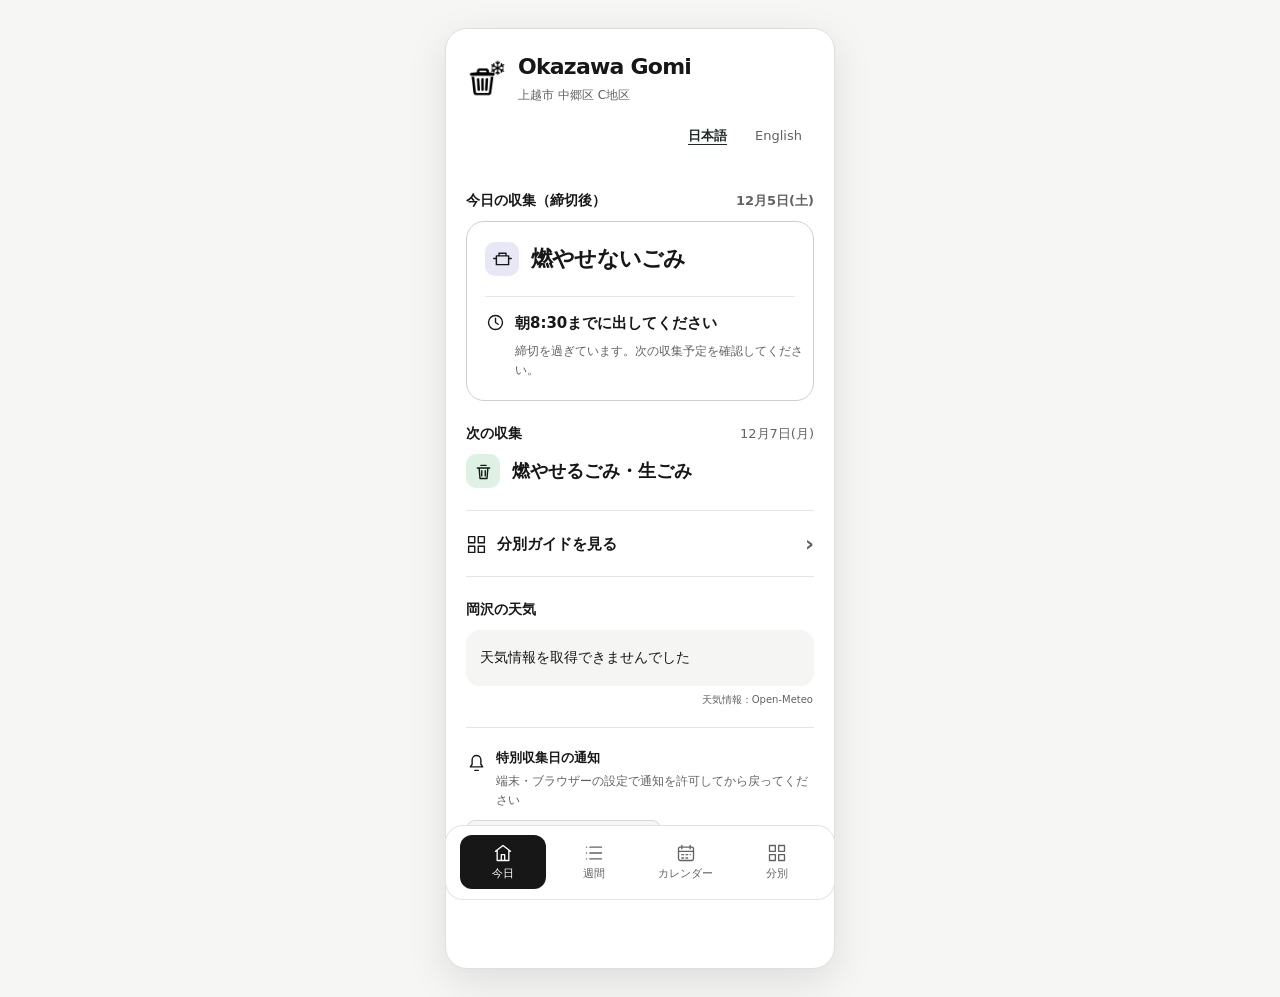
<file: index.html>
<!doctype html>
<html lang="ja"><head>
  <meta charset="UTF-8">
  <meta name="viewport" content="width=device-width, initial-scale=1.0">
  <meta name="theme-color" content="#171717">
  <meta name="application-name" content="Okazawa Gomi">
  <meta name="apple-mobile-web-app-capable" content="yes">
  <meta name="apple-mobile-web-app-status-bar-style" content="default">
  <meta name="apple-mobile-web-app-title" content="Okazawa Gomi">
  <link rel="manifest" href="manifest.webmanifest">
  <link rel="icon" type="image/png" sizes="32x32" href="favicon-okazawa-v1-32.png">
  <link rel="apple-touch-icon" sizes="180x180" href="apple-touch-icon-okazawa-v1-180.png">
  <title>Okazawa Gomi — ごみ収集日・分別ガイド</title>
  <link rel="stylesheet" href="style.css">
  <link rel="stylesheet" href="layout.css">
  <script src="https://cdn.onesignal.com/sdks/web/v16/OneSignalSDK.page.js" defer></script>
  <script>
    window.OneSignalDeferred = window.OneSignalDeferred || [];
    window.okazawaPushReady = new Promise((resolve, reject) => {
      OneSignalDeferred.push(async function(OneSignal) {
        try {
          await OneSignal.init({
            appId: "915d09a7-25bd-49f4-9121-823c9f9a9432",
            serviceWorkerPath: "okazawa-gomi-navi/push/onesignal/OneSignalSDKWorker.js",
            serviceWorkerParam: { scope: "/okazawa-gomi-navi/push/onesignal/" }
          });
          resolve(OneSignal);
        } catch (error) {
          reject(error);
        }
      });
    });
    // app.js attaches the visible error handler after the page has been parsed.
    window.okazawaPushReady.catch(() => {});
  </script>
</head><body>
  <main id="app">
    <header class="app-header"><div class="brand"><img src="icon-okazawa-v1-192.png" width="42" height="42" alt=""><div><h1>Okazawa Gomi</h1><p data-i18n="area">上越市 中郷区 C地区</p></div></div><div class="language-switch" data-i18n-aria="languageLabel" aria-label="表示言語"><button type="button" data-lang="ja" aria-pressed="true">日本語</button><button type="button" data-lang="en" aria-pressed="false">English</button></div></header>
    <div id="home-view" class="view">
      <div class="section-top"><h2 id="today-title" data-i18n="todayTitle">今日の収集</h2><time id="today-date" class="today-date"></time></div>
      <section class="today-card" aria-labelledby="today-title"><div id="today-content"></div></section>
      <section class="next-card" id="next-content"></section>
      <button type="button" class="sort-home-button" data-view="sort"><span data-ui-icon="grid" aria-hidden="true"></span><span data-i18n="sortButton">分別ガイドを見る</span><span class="link-arrow" aria-hidden="true">›</span></button>
      <section class="weather-card"><h2 data-i18n="weatherTitle">岡沢の天気</h2><div id="weather-content" aria-live="polite"><p class="weather-loading" data-i18n="weatherLoading">天気情報を読み込みます</p></div><p class="weather-source" data-i18n="weatherSource">天気情報：Open-Meteo</p></section>
      <section class="push-card"><span class="push-icon" data-ui-icon="bell" aria-hidden="true"></span><div class="push-copy"><strong data-i18n="pushTitle">特別収集日の通知</strong><small id="push-status" aria-live="polite">通知状態を確認中…</small></div><button type="button" id="push-subscribe" disabled>通知状態を確認中…</button></section>
    </div>
    <div id="week-view" class="view" hidden>
      <header class="view-header"><h2 data-i18n="weekTitle">週間の収集</h2><p id="week-range"></p></header>
      <div class="week-nav"><button type="button" id="prev-week" data-i18n-aria="previousWeek" aria-label="前の週"><span data-ui-icon="prev"></span></button><button type="button" id="current-week" data-i18n="currentWeek" disabled>今週</button><button type="button" id="next-week" data-i18n-aria="nextWeek" aria-label="次の週"><span data-ui-icon="next"></span></button></div>
      <p class="week-deadline"><span data-ui-icon="clock" aria-hidden="true"></span><span data-i18n="collectionDays">収集日の朝8:30までに出してください</span></p>
      <div id="week-list" class="week-list"></div><p class="source-note" data-i18n="sourceNote">実際の収集日は年度カレンダーを優先</p>
    </div>
    <div id="calendar-view" class="view" hidden>
      <h2 class="calendar-title" data-i18n="calendarTitle">収集カレンダー</h2>
      <div class="month-nav"><button type="button" id="prev-month" data-i18n-aria="previousMonth" aria-label="前の月"><span data-ui-icon="prev"></span></button><strong id="calendar-month"></strong><button type="button" id="next-month" data-i18n-aria="nextMonth" aria-label="次の月"><span data-ui-icon="next"></span></button></div>
      <div class="month-caption"><span data-i18n="calendarHint">日付をタップして収集内容を確認</span><button type="button" id="calendar-today" data-i18n="todayJump">今日へ</button></div>
      <div id="calendar-period-note" class="period-note" role="status" hidden></div>
      <div class="calendar-weekdays"></div><div id="calendar-grid" class="calendar-grid month-grid" role="group" data-i18n-aria="calendarTitle" aria-label="収集カレンダー" aria-describedby="calendar-help"></div>
      <p id="calendar-help" class="visually-hidden" data-i18n="calendarHelp">矢印キーでも日付を選べます</p>
      <div class="calendar-keys"><span><i class="key-today" aria-hidden="true"></i><span data-i18n="todayMark">今日</span></span><span><i class="key-selected" aria-hidden="true"></i><span data-i18n="selected">選択中</span></span><span><b class="key-special" aria-hidden="true">+</b><span data-i18n="special">特別収集</span></span></div>
      <section id="calendar-detail" class="day-details" aria-live="polite" aria-atomic="true"></section>
      <details class="calendar-guide"><summary data-i18n="guide">色・アイコンの見方</summary><div id="calendar-legend" class="legend"></div></details><p class="source-note" data-i18n="sourceNote">実際の収集日は年度カレンダーを優先</p>
    </div>
    <div id="sort-view" class="view" hidden><header class="sub-header"><button type="button" class="back-button" data-view="home" data-i18n-aria="backHome" aria-label="ホームに戻る">←</button><div><h2 id="sort-heading">分別ガイド</h2><p id="sort-intro">分け方・出し方・使う袋を確認</p></div></header><div id="sort-content"></div></div>
  </main>
  <nav class="bottom-nav" data-i18n-aria="navLabel" aria-label="画面切替">
    <button type="button" data-tab="home" class="active" aria-current="page"><span data-ui-icon="home" aria-hidden="true"></span><span data-i18n="homeTab">今日</span></button><button type="button" data-tab="week"><span data-ui-icon="week" aria-hidden="true"></span><span data-i18n="weekTab">週間</span></button><button type="button" data-tab="calendar"><span data-ui-icon="calendar" aria-hidden="true"></span><span data-i18n="calendarTab">カレンダー</span></button><button type="button" data-tab="sort"><span data-ui-icon="grid" aria-hidden="true"></span><span data-i18n="sortTab">分別</span></button>
  </nav>
  <script src="schedule-2026.js"></script><script src="sort-data.js"></script><script src="sort.js"></script><script src="app.js"></script>
  <script>
    if ("serviceWorker" in navigator) {
      window.addEventListener("load", () => {
        navigator.serviceWorker.register("./service-worker.js").catch((error) => { console.warn("Service Worker registration failed:", error); });
      });
    }
  </script>
</body></html>
</file>
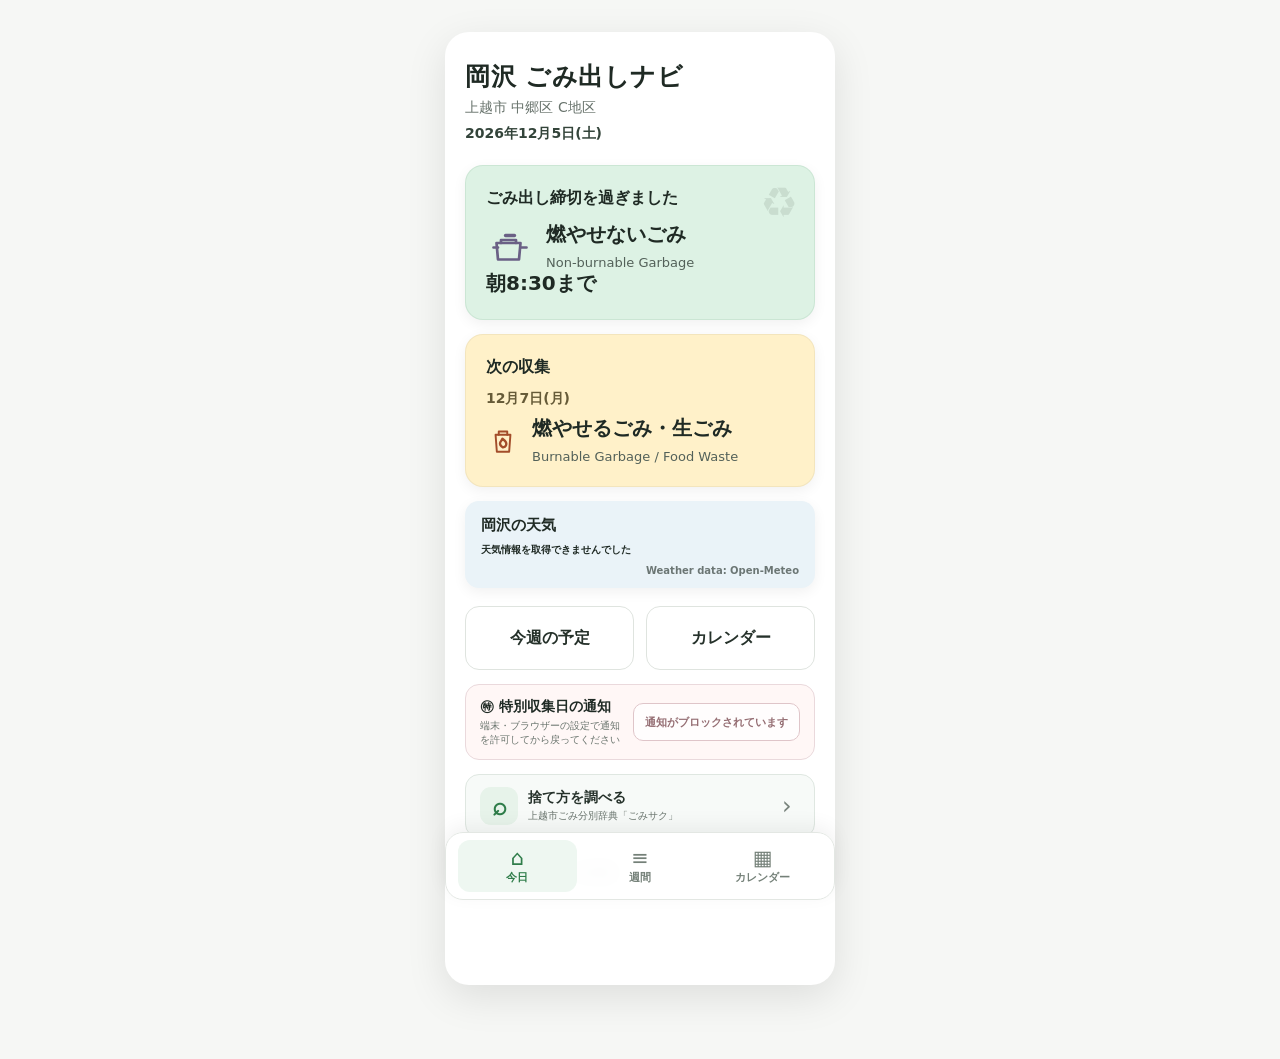
<file: tests/fixtures/base/index.html>
<!doctype html>
<html lang="ja">
<head>
  <meta charset="UTF-8">
  <meta name="viewport" content="width=device-width, initial-scale=1.0">
  <meta name="theme-color" content="#2f7d4a">
  <meta name="application-name" content="岡沢 ごみ出しナビ">
  <meta name="apple-mobile-web-app-capable" content="yes">
  <meta name="apple-mobile-web-app-status-bar-style" content="default">
  <meta name="apple-mobile-web-app-title" content="岡沢ごみナビ">
  <link rel="manifest" href="manifest.webmanifest">
  <link rel="icon" type="image/png" sizes="192x192" href="icon-192.png">
  <link rel="apple-touch-icon" href="icon-192.png">
  <title>岡沢 ごみ出しナビ</title>
  <link rel="stylesheet" href="style.css">
  <script src="https://cdn.onesignal.com/sdks/web/v16/OneSignalSDK.page.js" defer></script>
  <script>
    window.OneSignalDeferred = window.OneSignalDeferred || [];
    window.okazawaPushReady = new Promise((resolve, reject) => {
      OneSignalDeferred.push(async function(OneSignal) {
        try {
          await OneSignal.init({
            appId: "915d09a7-25bd-49f4-9121-823c9f9a9432",
            serviceWorkerPath: "okazawa-gomi-navi/push/onesignal/OneSignalSDKWorker.js",
            serviceWorkerParam: { scope: "/okazawa-gomi-navi/push/onesignal/" }
          });
          resolve(OneSignal);
        } catch (error) {
          reject(error);
        }
      });
    });
    // app.js attaches the visible error handler after the page has been parsed.
    window.okazawaPushReady.catch(() => {});
  </script>
</head>
<body>
  <main id="app">
    <div id="home-view">
      <header>
        <h1>岡沢 ごみ出しナビ</h1>
        <p data-i18n="area">上越市 中郷区 C地区</p>
      </header>

      <section class="today-card" aria-labelledby="today-title">
        <h2 id="today-title" data-i18n="todayTitle">今日のごみ</h2>
        <p>収集情報を読み込みます</p>
      </section>

      <section class="next-card" aria-labelledby="next-title">
        <h2 id="next-title" data-i18n="nextTitle">次の収集</h2>
        <p>次回の収集情報を読み込みます</p>
      </section>

      <section class="weather-card" aria-live="polite">
        <div class="weather-heading">
          <h2 data-i18n="weatherTitle">岡沢の天気</h2>
        </div>
        <div id="weather-content">
          <p class="weather-loading">天気情報を読み込みます</p>
        </div>
        <p class="weather-source">Weather data: Open-Meteo</p>
      </section>

      <nav class="home-actions" aria-label="メインメニュー">
        <button type="button" data-view="week" data-i18n="weekButton">今週の予定</button>
        <button type="button" data-view="calendar" data-i18n="calendarButton">カレンダー</button>
      </nav>
      <div class="push-card">
        <div class="push-copy">
          <strong data-i18n="pushTitle">㊕ 特別収集日の通知</strong>
          <small id="push-status" aria-live="polite">通知状態を確認中…</small>
        </div>
        <button type="button" id="push-subscribe" disabled>通知状態を確認中…</button>
      </div>
      <a class="gomisaku-link" href="https://www.gomisaku.jp/0152/" target="_blank" rel="noopener noreferrer" data-i18n-aria="gomisakuAria" aria-label="上越市ごみ分別辞典 ごみサクを開く">
        <span class="gomisaku-icon" aria-hidden="true">⌕</span>
        <span><strong data-i18n="gomisakuTitle">捨て方を調べる</strong><small data-i18n="gomisakuSubtitle">上越市ごみ分別辞典「ごみサク」</small></span>
        <span class="gomisaku-arrow" aria-hidden="true">›</span>
      </a>
      <div class="language-switch" aria-label="Language">
        <button type="button" data-lang="ja" class="active">日本語</button>
        <span aria-hidden="true">｜</span>
        <button type="button" data-lang="en">English</button>
      </div>
    </div>

    <div id="week-view" class="view" hidden>
      <header class="sub-header">
        <button type="button" class="back-button" data-view="home" aria-label="ホームに戻る">←</button>
        <div>
          <h1 data-i18n="weekTitle">今週の予定</h1>
          <p id="week-range"></p>
        </div>
      </header>
      <div class="week-nav" aria-label="週の切り替え">
        <button type="button" id="prev-week">‹ 前週</button>
        <button type="button" id="current-week" disabled>今週</button>
        <button type="button" id="next-week">次週 ›</button>
      </div>
      <div id="week-list" class="week-list"></div>
      <p class="source-note" data-i18n="sourceNote">実際の収集日は年度カレンダーを優先</p>
    </div>

    <div id="calendar-view" class="view" hidden>
      <header class="sub-header">
        <button type="button" class="back-button" data-view="home" aria-label="ホームに戻る">←</button>
        <div>
          <h1 data-i18n="calendarTitle">カレンダー</h1>
          <div class="month-nav"><button type="button" id="prev-month" aria-label="前月">‹</button><p id="calendar-month"></p><button type="button" id="next-month" aria-label="翌月">›</button></div>
        </div>
      </header>
      <div class="calendar-weekdays" aria-hidden="true"></div>
      <div id="calendar-period-note" class="period-note" hidden></div>
      <div id="calendar-grid" class="calendar-grid"></div>
      <div id="calendar-legend" class="legend" aria-label="ごみ種別の色分け"></div>
      <p class="source-note" data-i18n="sourceNote">実際の収集日は年度カレンダーを優先</p>
    </div>
  </main>
  <nav class="bottom-nav" aria-label="画面切替">
    <button type="button" data-tab="home" class="active"><span class="nav-icon">⌂</span><span data-i18n="homeTab">今日</span></button>
    <button type="button" data-tab="week"><span class="nav-icon">≡</span><span data-i18n="weekTab">週間</span></button>
    <button type="button" data-tab="calendar"><span class="nav-icon">▦</span><span data-i18n="calendarTab">カレンダー</span></button>
  </nav>
  <script src="schedule-2026.js"></script>
  <script src="app.js"></script>
  <script>
    if ("serviceWorker" in navigator) {
      window.addEventListener("load", () => {
        navigator.serviceWorker.register("./service-worker.js").catch((error) => {
          console.warn("Service Worker registration failed:", error);
        });
      });
    }
  </script>
</body>
</html>
</file>
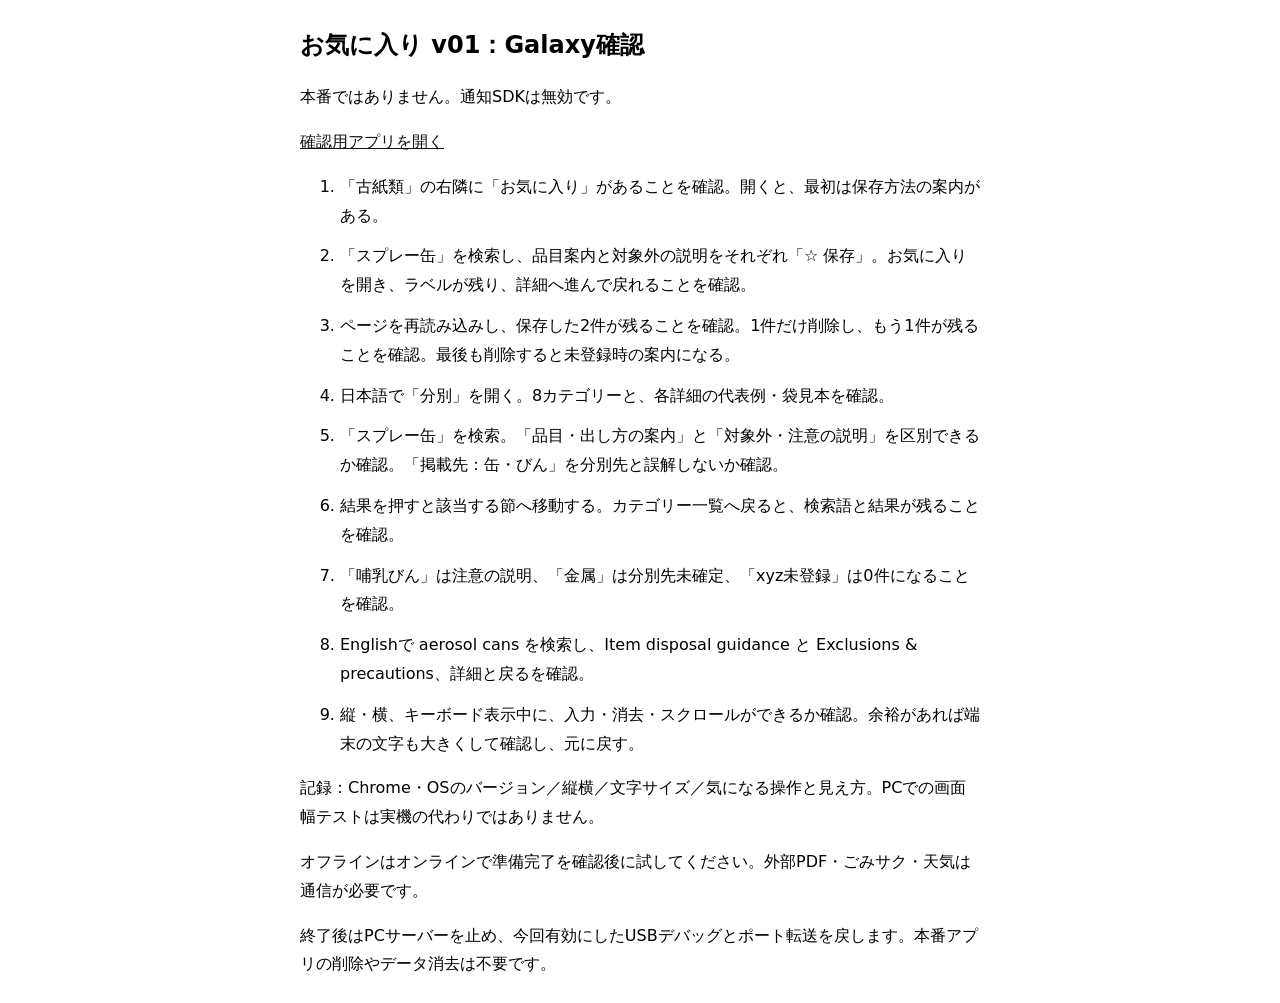
<file: tools/search-phone-check.html>
<!doctype html><html lang="ja"><meta charset="utf-8"><meta name="viewport" content="width=device-width,initial-scale=1"><title>お気に入り v01 実機確認</title><style>body{max-width:680px;margin:24px auto;padding:0 16px;font:16px/1.8 system-ui;overflow-wrap:anywhere}a{color:#111}li{margin:12px 0}h1{font-size:24px}</style><h1>お気に入り v01：Galaxy確認</h1><p>本番ではありません。通知SDKは無効です。</p><p><a href="./">確認用アプリを開く</a></p><ol><li>「古紙類」の右隣に「お気に入り」があることを確認。開くと、最初は保存方法の案内がある。</li><li>「スプレー缶」を検索し、品目案内と対象外の説明をそれぞれ「☆ 保存」。お気に入りを開き、ラベルが残り、詳細へ進んで戻れることを確認。</li><li>ページを再読み込みし、保存した2件が残ることを確認。1件だけ削除し、もう1件が残ることを確認。最後も削除すると未登録時の案内になる。</li><li>日本語で「分別」を開く。8カテゴリーと、各詳細の代表例・袋見本を確認。</li><li>「スプレー缶」を検索。「品目・出し方の案内」と「対象外・注意の説明」を区別できるか確認。「掲載先：缶・びん」を分別先と誤解しないか確認。</li><li>結果を押すと該当する節へ移動する。カテゴリー一覧へ戻ると、検索語と結果が残ることを確認。</li><li>「哺乳びん」は注意の説明、「金属」は分別先未確定、「xyz未登録」は0件になることを確認。</li><li>Englishで aerosol cans を検索し、Item disposal guidance と Exclusions &amp; precautions、詳細と戻るを確認。</li><li>縦・横、キーボード表示中に、入力・消去・スクロールができるか確認。余裕があれば端末の文字も大きくして確認し、元に戻す。</li></ol><p>記録：Chrome・OSのバージョン／縦横／文字サイズ／気になる操作と見え方。PCでの画面幅テストは実機の代わりではありません。</p><p>オフラインはオンラインで準備完了を確認後に試してください。外部PDF・ごみサク・天気は通信が必要です。</p><p>終了後はPCサーバーを止め、今回有効にしたUSBデバッグとポート転送を戻します。本番アプリの削除やデータ消去は不要です。</p></html>
</file>
<file: style.css>
:root {
  font-family: system-ui, -apple-system, BlinkMacSystemFont, "Segoe UI", sans-serif;
  color: #1f2a24;
  background: #f6f7f5;
}
* { box-sizing: border-box; }
body { margin: 0; background: #f6f7f5; }
button { font: inherit; }
[hidden] { display: none !important; }
#app {
  width: min(100%, 390px);
  min-height: 100dvh;
  margin: 0 auto;
  padding: 28px 20px 32px;
  background: #fff;
}
header { margin-bottom: 22px; }
h1 { margin: 0 0 6px; font-size: 25px; letter-spacing: .02em; }
header p { margin: 0; color: #68736c; font-size: 14px; }
section {
  padding: 22px 20px;
  border-radius: 18px;
  box-shadow: 0 4px 14px rgb(0 0 0 / 6%);
}
.today-card { background: #ddf2e4; }
.next-card { margin-top: 14px; background: #fff1c9; }
section h2 { margin: 0 0 12px; font-size: 16px; }
section p { margin: 0; font-size: 20px; font-weight: 700; }
section small { display: block; margin-top: 7px; font-size: 13px; font-weight: 500; color: #536159; }
.today-date { margin-top: 8px; font-weight: 700; color: #33443a; }
.next-date { display: block; margin-bottom: 7px; font-size: 14px; font-weight: 700; color: #665b38; }
nav {
  display: grid;
  grid-template-columns: 1fr 1fr;
  gap: 12px;
  margin-top: 18px;
}
nav button {
  min-height: 64px;
  border: 1px solid #dfe4df;
  border-radius: 14px;
  background: #fff;
  color: #25312a;
  font-weight: 700;
  cursor: pointer;
}
nav button:active, .back-button:active { transform: translateY(1px); }
.sub-header {
  display: flex;
  align-items: flex-start;
  gap: 12px;
}
.back-button {
  width: 42px;
  height: 42px;
  flex: 0 0 42px;
  border: 1px solid #dfe4df;
  border-radius: 12px;
  background: #fff;
  cursor: pointer;
  font-size: 22px;
}
.week-list {
  overflow: hidden;
  border: 1px solid #e3e7e3;
  border-radius: 16px;
}
.week-row {
  display: grid;
  grid-template-columns: 66px 1fr;
  gap: 14px;
  align-items: center;
  min-height: 78px;
  padding: 12px 14px;
  border-bottom: 1px solid #e8ebe8;
}
.week-row:last-child { border-bottom: 0; }
.week-date { display: grid; gap: 3px; }
.week-date strong { font-size: 16px; }
.week-date span { color: #6b756e; font-size: 13px; }
.week-collection strong { display: block; font-size: 15px; }
.week-collection small { display: block; margin-top: 4px; color: #68736c; font-size: 11px; }
.source-note { margin: 14px 2px 0; color: #7a837d; font-size: 11px; }
@media (min-width: 700px) {
  body { padding: 32px 0; }
  #app { min-height: 780px; border-radius: 24px; box-shadow: 0 12px 40px rgb(0 0 0 / 10%); }
}

.calendar-weekdays,
.calendar-grid {
  display: grid;
  grid-template-columns: repeat(7, 1fr);
}
.calendar-weekdays {
  margin-bottom: 6px;
  color: #68736c;
  font-size: 11px;
  text-align: center;
}
.calendar-grid {
  overflow: hidden;
  border: 1px solid #e3e7e3;
  border-radius: 14px;
}
.calendar-day {
  position: relative;
  min-height: 58px;
  padding: 7px 4px 5px;
  border-right: 1px solid #e8ebe8;
  border-bottom: 1px solid #e8ebe8;
  background: #fff;
  text-align: center;
}
.calendar-day:nth-child(7n) { border-right: 0; }
.calendar-day.blank { background: #fafbfa; }
.calendar-day.burnable { background: #ddf2e4; }
.calendar-day.packaging { background: #fff1c9; }
.calendar-day.cans { background: #ddebf7; }
.calendar-day.paper { background: #f2e5d5; }
.calendar-day.nonburnable { background: #e7e7f5; }
.calendar-day.today { box-shadow: inset 0 0 0 2px #2f7d4a; }
.day-number { display: block; font-size: 13px; font-weight: 700; }
.calendar-day small { display: block; margin-top: 7px; font-size: 9px; font-weight: 700; }
.legend {
  display: flex;
  flex-wrap: wrap;
  gap: 7px;
  margin-top: 14px;
}
.legend-item {
  padding: 5px 8px;
  border-radius: 7px;
  font-size: 10px;
  font-weight: 700;
}
.legend-item.burnable { background: #ddf2e4; }
.legend-item.packaging { background: #fff1c9; }
.legend-item.cans { background: #ddebf7; }
.legend-item.paper { background: #f2e5d5; }
.legend-item.nonburnable { background: #e7e7f5; }

/* Full-name vertical legend */
.legend {
  display: grid;
  gap: 8px;
}
.legend-item {
  display: flex;
  align-items: center;
  gap: 9px;
  width: 100%;
  padding: 7px 9px;
  background: transparent !important;
  font-size: 11px;
}
.legend-swatch {
  width: 28px;
  height: 20px;
  flex: 0 0 28px;
  border-radius: 6px;
}
.legend-item.burnable .legend-swatch { background: #ddf2e4; }
.legend-item.packaging .legend-swatch { background: #fff1c9; }
.legend-item.cans .legend-swatch { background: #ddebf7; }
.legend-item.paper .legend-swatch { background: #f2e5d5; }
.legend-item.nonburnable .legend-swatch { background: #e7e7f5; }

.language-switch {
  display: flex;
  justify-content: center;
  align-items: center;
  gap: 7px;
  margin-top: 18px;
  color: #8a938d;
}
.language-switch button {
  border: 0;
  padding: 6px 3px;
  background: transparent;
  color: #68736c;
  cursor: pointer;
}
.language-switch button.active {
  color: #1f2a24;
  font-weight: 800;
  text-decoration: underline;
  text-underline-offset: 4px;
}

.special-note {
  display: block;
  margin-top: 12px;
  padding-top: 10px;
  border-top: 1px solid rgb(47 125 74 / 18%);
  font-size: 13px;
  font-weight: 600;
}
.special-note b {
  display: inline-block;
  margin-right: 7px;
}
.week-special {
  grid-column: 1 / -1;
  margin-top: -5px;
  padding: 7px 9px;
  border-radius: 8px;
  background: #fbe5e1;
  font-size: 11px;
}
.special-badge {
  position: absolute;
  top: 4px;
  right: 3px;
  display: grid;
  place-items: center;
  width: 16px;
  height: 16px;
  border-radius: 50%;
  background: #fbe5e1;
  font-size: 8px;
  font-weight: 800;
}
.legend-special-mark {
  display: grid;
  place-items: center;
  width: 28px;
  height: 20px;
  flex: 0 0 28px;
  border-radius: 10px;
  background: #fbe5e1;
  font-size: 9px;
  font-weight: 800;
}

.weather-card {
  margin: 14px 0;
  padding: 15px 16px 12px;
  border-radius: 14px;
  background: #eaf3f8;
}
.weather-heading {
  display: flex;
  align-items: center;
  justify-content: space-between;
  margin-bottom: 8px;
}
.weather-heading h2 {
  margin: 0;
  font-size: 15px;
}
.weather-day {
  display: flex;
  align-items: center;
  justify-content: space-between;
  gap: 12px;
  padding: 8px 0;
}
.weather-day + .weather-day {
  border-top: 1px solid rgb(32 66 86 / 12%);
}
.weather-day b,
.weather-condition,
.weather-values small {
  display: block;
}
.weather-condition {
  margin-top: 2px;
  font-size: 12px;
}
.weather-values {
  min-width: 92px;
  text-align: right;
}
.weather-values strong {
  display: block;
  font-size: 15px;
}
.weather-values small,
.weather-loading,
.weather-source {
  font-size: 10px;
}
.weather-loading {
  margin: 8px 0;
}
.weather-source {
  margin: 5px 0 0;
  opacity: .62;
  text-align: right;
}

/* v0.2 visual polish */
body { padding-bottom: 74px; }
#app { padding-bottom: 96px; }
.home-actions { margin-bottom: 4px; }
.today-card { position: relative; overflow: hidden; border: 1px solid rgb(47 125 74 / 10%); }
.today-card::after { content: "♻"; position: absolute; right: 16px; top: 12px; font-size: 42px; opacity: .10; }
.next-card { border: 1px solid rgb(102 91 56 / 8%); }
.month-nav { display: flex; align-items: center; gap: 10px; margin-top: 4px; }
.month-nav p { min-width: 110px; text-align: center; }
.month-nav button { width: 34px; height: 30px; border: 1px solid #dfe4df; border-radius: 9px; background: #fff; font-size: 22px; line-height: 1; cursor: pointer; }
.bottom-nav { position: fixed; z-index: 20; left: 50%; bottom: 0; transform: translateX(-50%); width: min(100%, 390px); height: 68px; margin: 0; padding: 7px 12px max(7px, env(safe-area-inset-bottom)); display: grid; grid-template-columns: repeat(3, 1fr); gap: 4px; border-top: 1px solid #e3e7e3; background: rgb(255 255 255 / 96%); box-shadow: 0 -6px 20px rgb(0 0 0 / 5%); backdrop-filter: blur(10px); }
.bottom-nav button { min-height: 50px; border: 0; border-radius: 12px; background: transparent; color: #748078; display: grid; place-items: center; align-content: center; gap: 1px; font-size: 11px; font-weight: 700; cursor: pointer; }
.bottom-nav button.active { background: #eef7f1; color: #2f7d4a; }
.nav-icon { font-size: 21px; line-height: 22px; font-weight: 500; }
@media (min-width: 700px) { .bottom-nav { bottom: 24px; border: 1px solid #e3e7e3; border-radius: 18px; } }


/* Mobile PWA: keep primary navigation attached above the OS safe area. */
nav.bottom-nav {
  position: fixed !important;
  z-index: 1000;
  left: 50%;
  right: auto;
  bottom: 0;
  transform: translateX(-50%);
  width: min(100vw, 390px);
  height: auto;
  min-height: 68px;
  margin: 0;
  padding: 7px 12px calc(7px + env(safe-area-inset-bottom, 0px));
  display: grid;
  grid-template-columns: repeat(3, minmax(0, 1fr));
  gap: 4px;
  border-top: 1px solid #e3e7e3;
  background: rgb(255 255 255 / 97%);
  box-shadow: 0 -6px 20px rgb(0 0 0 / 6%);
}
nav.bottom-nav button {
  width: auto;
  min-width: 0;
  min-height: 50px;
  padding: 4px 2px;
  border: 0;
  border-radius: 12px;
  display: grid;
  place-items: center;
  align-content: center;
  gap: 1px;
}
@media (max-width: 699px) {
  body { padding-bottom: calc(76px + env(safe-area-inset-bottom, 0px)); }
  #app { padding-bottom: calc(104px + env(safe-area-inset-bottom, 0px)); }
}

/* v0.2 collection icon system */
.collection-line { display: flex; align-items: center; gap: 12px; }
.collection-copy { min-width: 0; }
.collection-copy small { display: block; }
.collection-icon { flex: 0 0 auto; display: inline-grid; place-items: center; color: #34423a; }
.collection-icon svg { width: 100%; height: 100%; fill: none; stroke: currentColor; stroke-width: 1.8; stroke-linecap: round; stroke-linejoin: round; }
.collection-icon svg .accent { stroke-width: 2.2; }
.collection-icon-lg { width: 48px; height: 48px; }
.collection-icon-md { width: 34px; height: 34px; }
.collection-icon-sm { width: 25px; height: 25px; }
.collection-icon-xs { width: 19px; height: 19px; margin: 2px auto 0; }
.collection-icon.burnable { color: #a34d2a; }
.collection-icon.packaging { color: #34745c; }
.collection-icon.cans { color: #376b91; }
.collection-icon.paper { color: #5f6670; }
.collection-icon.nonburnable { color: #6a6085; }
.collection-icon.special { color: #a45d62; }
.today-card p, .next-card p { width: 100%; }
.week-collection-main { display: flex; align-items: center; gap: 8px; }
.collection-icon-placeholder { width: 25px; flex: 0 0 25px; }
.week-row.burnable { background: #fffaf0; }
.week-row.packaging { background: #f3faf5; }
.week-row.cans { background: #f3f8fc; }
.week-row.paper { background: #faf7f2; }
.week-row.nonburnable { background: #f7f5fb; }
.legend-item { gap: 7px; }
.legend-item .collection-icon { flex: 0 0 25px; }
.calendar-day .collection-icon-xs { pointer-events: none; }
@media (max-width: 360px) {
  .collection-icon-lg { width: 42px; height: 42px; }
  .collection-line { gap: 9px; }
}

/* Calendar: pair each icon with its short category label. */
.calendar-short {
  display: block;
  margin: 1px auto 0;
  padding: 0 1px;
  font-size: 8px;
  line-height: 1.05;
  font-weight: 700;
  color: #4d5952;
  white-space: nowrap;
  text-align: center;
  letter-spacing: -0.04em;
}
.calendar-day .collection-icon-xs { margin-top: 1px; }
@media (max-width: 360px) {
  .calendar-short { font-size: 7px; }
  .calendar-day .collection-icon-xs { width: 17px; height: 17px; }
}

/* Calendar: show regular + special collection together on shared dates. */
.calendar-icon-pair {
  display: flex;
  justify-content: center;
  align-items: center;
  gap: 1px;
  margin: 1px auto 0;
}
.calendar-icon-pair .collection-icon-xs {
  width: 14px;
  height: 14px;
  margin: 0;
}
.calendar-icon-pair.single .collection-icon-xs {
  width: 19px;
  height: 19px;
}
.calendar-day:has(.calendar-icon-pair) .calendar-short {
  font-size: 7px;
  letter-spacing: -0.07em;
}

/* Fiscal-year data boundary notice. */
.period-note {
  margin: 0 0 10px;
  padding: 10px 12px;
  border: 1px solid #ead9a6;
  border-radius: 10px;
  background: #fff8df;
  color: #665b38;
  font-size: 11px;
  font-weight: 700;
  line-height: 1.45;
}

/* Official Joetsu sorting dictionary shortcut. */
.gomisaku-link {
  display: grid;
  grid-template-columns: 38px 1fr 18px;
  gap: 10px;
  align-items: center;
  margin-top: 14px;
  padding: 12px 14px;
  border: 1px solid #dfe7e1;
  border-radius: 14px;
  background: #f7faf8;
  color: #25312a;
  text-decoration: none;
}
.gomisaku-link:active { transform: translateY(1px); }
.gomisaku-icon {
  display: grid;
  place-items: center;
  width: 38px;
  height: 38px;
  border-radius: 11px;
  background: #e7f3ea;
  color: #2f7d4a;
  font-size: 25px;
  font-weight: 700;
}
.gomisaku-link strong,
.gomisaku-link small { display: block; }
.gomisaku-link strong { font-size: 14px; }
.gomisaku-link small {
  margin-top: 2px;
  color: #68736c;
  font-size: 10px;
  font-weight: 500;
}
.gomisaku-arrow {
  color: #78837c;
  font-size: 24px;
  line-height: 1;
}


/* Opt-in control for rare special-collection push alerts. */
.push-card {
  display: grid;
  grid-template-columns: 1fr auto;
  gap: 12px;
  align-items: center;
  margin-top: 14px;
  padding: 13px 14px;
  border: 1px solid #ead9dc;
  border-radius: 14px;
  background: #fff7f6;
}
.push-copy strong,
.push-copy small { display: block; }
.push-copy strong { font-size: 14px; }
.push-copy small { margin-top: 3px; color: #68736c; font-size: 10px; line-height: 1.35; }
#push-subscribe {
  min-height: 38px;
  padding: 8px 11px;
  border: 1px solid #d7b8bd;
  border-radius: 10px;
  background: #fff;
  color: #78484f;
  font-size: 11px;
  font-weight: 800;
  cursor: pointer;
}
#push-subscribe.enabled {
  border-color: #b9d8c2;
  background: #eef7f1;
  color: #2f7d4a;
}
#push-subscribe:disabled { cursor: default; opacity: .78; }


/* Week navigation: previous / current / next week. */
.week-nav {
  display: grid;
  grid-template-columns: 1fr 1fr 1fr;
  gap: 8px;
  margin: 0 0 12px;
}
.week-nav button {
  min-height: 38px;
  padding: 7px 8px;
  border: 1px solid #dfe4df;
  border-radius: 10px;
  background: #fff;
  color: #33443a;
  font-size: 12px;
  font-weight: 700;
  cursor: pointer;
}
.week-nav button:disabled {
  background: #eef7f1;
  color: #2f7d4a;
  cursor: default;
  opacity: 1;
}


/* Weekly schedule: make today's row immediately identifiable. */
.week-row.today {
  position: relative;
  box-shadow: inset 0 0 0 3px #2f7d4a;
}
.week-row.today::after {
  content: "TODAY";
  position: absolute;
  top: 6px;
  right: 8px;
  padding: 2px 6px;
  border-radius: 999px;
  background: #2f7d4a;
  color: #fff;
  font-size: 8px;
  font-weight: 800;
  letter-spacing: .04em;
}


/* Calendar header: center the month selector independently of the back button. */
#calendar-view .sub-header {
  position: relative;
}
#calendar-view .sub-header > div {
  flex: 1;
  min-width: 0;
}
#calendar-view .month-nav {
  justify-content: center;
  width: 100%;
}
#calendar-view #calendar-month {
  min-width: 180px;
  text-align: center;
}

/* Sort: neutral surfaces; collection-category colors above remain untouched. */
.sort-home-button { grid-column: 1 / -1; background: #171717; color: #fff; }
nav.bottom-nav { grid-template-columns: repeat(4, minmax(0, 1fr)); }
.bottom-nav button { min-width: 0; }
.bottom-nav button.active { color: #fff; background: #171717; }
.sort-nav-icon svg { width: 22px; height: 22px; fill: none; stroke: currentColor; stroke-width: 1.5; }
#sort-view { color: #171717; }
#sort-view header { margin-bottom: 12px; }
#sort-view h1 { font-size: 25px; line-height: 1.3; }
#sort-view header p { color: #595959; line-height: 1.5; }
#sort-view .sub-header > div { min-width: 0; }
#sort-view .sort-language { display: flex; margin: 0 0 22px; gap: 12px; justify-content: flex-end; }
#sort-view .sort-language button { min-height: 44px; padding: 8px; color: #595959; min-width: 0; }
#sort-view .sort-language button.active { color: #171717; text-decoration: underline; background: transparent; }
.sort-grid { display: grid; grid-template-columns: repeat(2, minmax(0, 1fr)); gap: 10px; }
.sort-category { position: relative; display: flex; flex-direction: column; align-items: flex-start; gap: 16px; padding: 18px 14px; min-height: 160px; min-width: 0; text-align: left; border: 1px solid #d6d6d6; border-radius: 16px; background: #fff; color: #171717; cursor: pointer; }
.sort-category strong { display: block; padding-right: 10px; font-size: 16px; line-height: 1.4; }
.sort-category small { display: block; margin-top: 6px; color: #595959; font-size: 12px; line-height: 1.55; }
.sort-pictogram { display: inline-grid; width: 36px; height: 36px; flex: 0 0 36px; place-items: center; }
.sort-pictogram svg { width: 100%; height: 100%; fill: none; stroke: currentColor; stroke-width: 1.5; stroke-linecap: round; stroke-linejoin: round; }
.sort-arrow { position: absolute; right: 12px; top: 16px; font-size: 24px; }
.sort-special { grid-column: 1 / -1; min-height: 100px; flex-direction: row; align-items: center; background: #f4f4f4; }
#sort-view :is(h2,h3,h4,p,li,strong,small,a) { overflow-wrap: anywhere; }
.sort-detail-heading { display: flex; align-items: center; gap: 14px; margin: 18px 0 22px; }
.sort-detail-heading h2 { margin: 0; font-size: 25px; line-height: 1.35; }
.sort-back { min-height: 44px; padding: 10px 0; border: 0; background: transparent; color: #171717; font-size: 14px; cursor: pointer; text-align: left; }
#sort-view :is(.sort-examples,.sort-section) { padding: 0 0 24px; margin: 0 0 24px; border-bottom: 1px solid #ddd; box-shadow: none; border-radius: 0; }
#sort-view h3 { margin: 0 0 14px; font-size: 18px; line-height: 1.5; }
#sort-view h4 { margin: 20px 0 8px; font-size: 15px; }
#sort-view :is(p,li) { font-size: 15px; font-weight: 400; line-height: 1.75; }
#sort-view ul, #sort-view ol { padding-left: 22px; margin: 8px 0; }
#sort-view li + li { margin-top: 8px; }
.sort-bag { border-left: 3px solid #171717; background: #f4f4f4; padding: 13px 14px; }
.sort-bag span { display: block; color: #595959; font-size: 12px; margin-bottom: 5px; }
.sort-bag strong { display: block; font-size: 16px; line-height: 1.55; }
.sort-caution { margin-top: 20px; border: 1px solid #d6d6d6; border-radius: 12px; padding: 14px; }
.sort-caution h4 { margin-top: 0 !important; }
.sort-buy { margin: 24px 0; border-radius: 16px; background: #f4f4f4; padding: 18px; }
.sort-buy h2 { font-size: 18px; margin: 0 0 10px; }
.sort-buy small { display: block; color: #595959; line-height: 1.6; }
.sort-link { display: block; color: #171717; min-height: 44px; padding: 12px 0; font-size: 13px; line-height: 1.5; text-underline-offset: 3px; }
.sort-sources { display: flex; gap: 6px 16px; flex-wrap: wrap; }
.sort-resources { margin-top: 12px; }
.sort-footer { margin-top: 24px; padding-top: 16px; border-top: 1px solid #ddd; color: #595959; }
#sort-view .sort-footer p { margin: 5px 0; font-size: 11px; line-height: 1.6; }
:is(.sort-category,.sort-back,.sort-link,.sort-language button,.bottom-nav button):focus-visible { outline: 3px solid #171717; outline-offset: 3px; }
.sort-category:hover { border-color: #171717; }
@media (max-width: 340px) { .sort-grid { grid-template-columns: minmax(0, 1fr); } .sort-category { min-height: 110px; flex-direction: row; } }
@media (prefers-reduced-motion: reduce) { .sort-category { transition: none; } }
</file>
<file: layout.css>
/* Adopted home/week/calendar layouts. Existing Sort styles remain in style.css. */

:root{font:100%/1.5 system-ui,-apple-system,BlinkMacSystemFont,"Segoe UI",sans-serif;color:#171717;background:#efefed}*{box-sizing:border-box}body{margin:0}button{font:inherit;color:inherit;cursor:pointer}button:focus-visible{outline:3px solid #171717;outline-offset:3px}.study-note{max-width:390px;margin:0 auto;padding:10px 20px;font-size:0.6875rem;color:#575757;background:#efefed;line-height:1.55}#app{max-width:390px;min-height:0;margin:auto;background:#fff}#app{padding:24px 20px 28px}.brand{display:flex;gap:10px;align-items:center}.brand img{width:42px;height:42px;flex:0 0 42px}.brand h1{margin:0;font-size:1.375rem;line-height:1.25;letter-spacing:-.035em;font-weight:750}.brand p{margin:5px 0 0;font-size:0.75rem;color:#626262}.language-switch{display:flex;justify-content:flex-end;gap:4px;margin:10px 0 25px}.language-switch button{border:0;background:transparent;min-height:44px;padding:8px 12px;font-size:0.8125rem;color:#626262}.language-switch .active{color:#171717;font-weight:700;text-decoration:underline;text-underline-offset:6px}.section-top{display:flex;align-items:baseline;justify-content:space-between;gap:8px;flex-wrap:wrap;margin-bottom:10px}.section-top h2{margin:0;font-size:0.875rem;font-weight:650}.section-top time{font-size:0.8125rem;color:#626262}.today-card{border:1px solid #cfcfcf;border-radius:18px;padding:20px 18px}.waste-row{display:flex;gap:12px;align-items:center}.waste-row+.waste-row{margin-top:16px}.waste-mark{width:34px;height:34px;border-radius:10px;flex:0 0 34px;display:grid;place-items:center;background:#e2eee6}.waste-mark.food{background:#edf2e9}.ui-icon{width:21px;height:21px;fill:none;stroke:currentColor;stroke-width:1.6;stroke-linecap:round;stroke-linejoin:round;flex-shrink:0}.waste-row strong{font-size:1.375rem;line-height:1.35;letter-spacing:-.035em;min-width:0;overflow-wrap:anywhere}.deadline-note{display:flex;gap:9px;align-items:center;margin-top:20px;border-top:1px solid #e6e6e6;padding-top:15px;font-size:0.9375rem;font-weight:650}.bag-note{margin:8px 0 0 30px;font-size:0.75rem;line-height:1.6;color:#626262}.next-card{margin:22px 0 0;padding-bottom:22px;border-bottom:1px solid #e5e5e5}.next-card .section-top{margin-bottom:10px}.next-item{display:flex;align-items:center;gap:12px}.next-card .waste-mark{background:#fff1cb}.next-card strong{font-size:1.125rem;font-weight:650;line-height:1.4}.next-card small{display:block;color:#626262;font-size:0.75rem;margin-top:3px;line-height:1.5}.sort-home-button{display:flex;align-items:center;gap:10px;width:100%;padding:16px 0;margin:0;border:0;border-bottom:1px solid #e5e5e5;background:#fff;text-align:left;min-height:56px;font-size:0.9375rem;font-weight:650}.link-arrow{margin-left:auto;color:#626262;font-size:1.375rem}.weather-card{margin-top:22px}.weather-card h2{font-size:0.875rem;margin:0 0 10px}#weather-content{background:#f5f5f4;border-radius:14px;padding:2px 14px}.weather-day{display:grid;grid-template-columns:minmax(0,1fr) auto;gap:8px;padding:13px 0;align-items:center}.weather-day+.weather-day{border-top:1px solid #dededd}.weather-left{display:flex;align-items:center;gap:9px;font-size:0.875rem}.weather-values{text-align:right;font-size:0.875rem;font-weight:600}.weather-values small{display:block;font-size:0.6875rem;font-weight:400;color:#626262}.weather-source{margin:6px 1px 0;font-size:0.625rem;color:#6a6a6a}.push-card{display:flex;align-items:center;gap:9px;flex-wrap:wrap;padding:20px 0 0;margin-top:20px;border-top:1px solid #e5e5e5}.push-copy{flex:1;min-width:130px;font-size:0.8125rem}.push-copy small{display:block;margin-top:3px;font-size:0.6875rem;color:#626262}.state{font-size:0.6875rem;background:#f1f1f1;padding:4px 8px;border-radius:7px;font-weight:600}.setting{border:0;background:transparent;text-decoration:underline;text-underline-offset:4px;font-size:0.75rem;min-height:44px;padding:8px}nav.bottom-nav{display:grid;grid-template-columns:repeat(4,minmax(0,1fr));gap:5px;padding:9px 14px max(10px,env(safe-area-inset-bottom));border-top:1px solid #e0e0e0;background:#fff;position:sticky;bottom:0;z-index:2}nav.bottom-nav button{min-width:0;min-height:54px;border:0;border-radius:12px;display:flex;flex-direction:column;align-items:center;justify-content:center;gap:4px;background:transparent;color:#626262;font-size:0.6875rem;font-weight:550;padding:7px 2px}nav.bottom-nav button.active{background:#171717;color:#fff}nav.bottom-nav .ui-icon{width:20px;height:20px}#demo-status{max-width:390px;margin:0 auto;padding:8px 20px;font-size:0.75rem;color:#575757;min-height:0}#demo-status:empty{display:none}svg{vertical-align:middle}strong,small,p,button{overflow-wrap:anywhere}
@media(min-width:700px){body{padding:28px 0}#app{min-height:0;border:1px solid #dedede;border-radius:22px;overflow:clip}nav.bottom-nav{position:static}.study-note{padding-top:0}}

#app{padding-bottom:calc(6.5rem + env(safe-area-inset-bottom,0px));width:min(100%,390px)}
.app-header{margin:0 0 22px}.brand>div{min-width:0}.brand h1{color:#171717}.app-header .brand p{font-weight:400}.language-switch{align-items:center;color:#626262}.language-switch button{border:0;min-height:44px}.language-switch button.active{font-weight:700}
#home-view>section{box-shadow:none;background:transparent;padding:0;border-radius:0}
#home-view .today-card{border:1px solid #cfcfcf;border-radius:18px;padding:20px 18px;background:white}.today-card::after{display:none}.today-card .waste-row strong{font-weight:650}.today-card .empty-copy{font-size:1rem;line-height:1.7;margin:0}.today-card .deadline-note{color:#171717;font-size:.9375rem;background:transparent;font-weight:650}.bag-note{font-weight:400!important}.deadline-note .ui-icon{width:21px;height:21px}
#home-view .next-card{margin:22px 0 0;padding:0 0 22px;border-bottom:1px solid #e5e5e5}.next-card .section-top h2{font-size:.875rem}.next-card .empty-copy{font-size:.875rem;font-weight:400}.next-card .waste-mark.burnable{background:#ddf2e4}.next-card .waste-mark.packaging,.waste-mark.packaging{background:#fff1c9}.next-card .waste-mark.cans,.waste-mark.cans{background:#ddebf7}.next-card .waste-mark.paper,.waste-mark.paper{background:#f2e5d5}.next-card .waste-mark.nonburnable,.waste-mark.nonburnable{background:#e7e7f5}.next-special{font-size:.75rem;font-weight:400;line-height:1.6;margin:12px 0 0}.special-note{border-top:1px solid #e6e6e6;padding-top:13px;margin-top:14px;color:#171717;font-weight:400;font-size:.875rem}.special-note b,.special-note span{display:block;margin:0}.special-note b{font-size:.75rem;margin-bottom:4px}
#home-view .sort-home-button{color:#171717;background:white;border-radius:0;font-weight:650;line-height:1.5;min-width:0}.sort-home-button .ui-icon{width:21px;height:21px}
#home-view .weather-card{margin-top:22px}.weather-card h2{font-size:.875rem;font-weight:650;margin:0 0 10px}.weather-day>div:first-child{min-width:0}.weather-left span{min-width:0}.weather-left small{display:block;color:#626262;font-size:.6875rem;line-height:1.5;margin-top:2px}.weather-values strong{font-size:.875rem;font-weight:600}.weather-values small{font-size:.6875rem;color:#626262;white-space:normal}.weather-source{font-weight:400}.weather-loading{font-size:.875rem!important;font-weight:400!important;line-height:1.7!important;margin:0;padding:14px 0}
#home-view .push-card{display:flex;box-shadow:none;align-items:flex-start;gap:9px;flex-wrap:wrap;padding:20px 0 0;margin-top:20px;border:0;border-top:1px solid #e5e5e5;border-radius:0;background:white}.push-icon{padding-top:2px}.push-copy{min-width:0;flex:1 1 170px}.push-copy strong{font-size:.8125rem;font-weight:600}.push-copy small{font-size:.75rem;color:#626262;font-weight:400;line-height:1.65;display:block;margin-top:4px}.push-card #push-subscribe{max-width:100%;min-width:0;white-space:normal;overflow-wrap:anywhere;background:white;color:#171717;border:1px solid #d7d7d7;border-radius:9px;min-height:44px;padding:9px 12px;font-size:.8125rem;line-height:1.5;font-weight:500;box-shadow:none}.push-card #push-subscribe:disabled{opacity:1;color:#626262;background:#f6f6f5}
.ui-icon{stroke:currentColor}.collection-icon svg{stroke:currentColor}.collection-icon-placeholder{display:none}
.view-header{margin:0}.view-header h2,.calendar-title,#sort-heading{font-size:1.5625rem;line-height:1.35;letter-spacing:-.035em;margin:0;font-weight:700}.view-header p{font-size:.875rem;color:#626262;font-weight:400;margin:7px 0 0}
.week-nav{display:grid;grid-template-columns:44px minmax(0,1fr) 44px;gap:8px;margin:20px 0 14px}.week-nav button{min-width:0;min-height:44px;background:white;border:1px solid #ddd;border-radius:10px;font-size:.8125rem;line-height:1.5;padding:8px}.week-nav #current-week{background:#f5f5f4;border-color:#f5f5f4;font-weight:600;opacity:1;color:#171717}.week-nav button:disabled:not(#current-week){color:#999}.week-nav .ui-icon{width:20px;height:20px}
.week-deadline{display:flex;gap:8px;align-items:flex-start;font-size:.75rem;line-height:1.6;color:#626262;margin:0 0 16px}.week-deadline .ui-icon{width:17px;height:17px;margin-top:1px}.week-list{list-style:none;padding:0;margin:0;border:0;border-radius:0;overflow:visible}.week-row{display:grid;grid-template-columns:46px minmax(0,1fr);gap:12px;align-items:center;padding:15px 10px;min-height:85px;border-bottom:1px solid #e6e6e6;background:white;position:relative}.week-row:last-child{border-bottom:0}.week-row.today{border:1.5px solid #171717;box-shadow:none;border-radius:14px;margin:5px 0;padding:14px 9px;background:white}.week-row.today::after{display:none}.week-date{display:block;text-align:center}.week-date>span{display:block;font-size:.75rem;line-height:1.5;color:#626262;margin-bottom:2px}.week-date strong{display:block;font-size:1.4375rem;font-weight:650;line-height:1.2;font-variant-numeric:tabular-nums}.week-date .today-tag{display:inline-block;margin-top:6px;padding:2px 5px;border-radius:4px;background:#171717;color:#fff;font-size:.5625rem;font-weight:650;line-height:1.5}.week-collection{min-width:0}.week-collection-main{display:flex;gap:9px;align-items:center;min-width:0}.week-collection-main strong{font-size:.9375rem;font-weight:650;line-height:1.5;overflow-wrap:anywhere;min-width:0}.no-collection{font-weight:400!important;color:#626262}.week-row .collection-icon{width:28px;flex:0 0 28px;height:28px;display:grid;place-items:center}.week-row .ui-icon{width:23px;height:23px}.week-special{display:block;background:transparent;border:0;border-left:2px solid #d5d5d5;border-radius:0;margin:12px 0 0 37px;padding:0 0 0 10px;font-size:.75rem;color:#3d3d3d;line-height:1.65}.week-special b{font-size:.625rem;color:#575757;display:block;font-weight:650}.week-special p{font-size:.75rem;font-weight:400;margin:3px 0 0;line-height:1.65}.source-note{margin:20px 2px 0;font-size:.6875rem;color:#626262;line-height:1.7}
#calendar-view .month-nav{display:grid;grid-template-columns:44px minmax(0,1fr) 44px;gap:8px;align-items:center;margin:20px 0 12px;width:100%}.month-nav button{width:auto;height:auto;min-height:44px;border:1px solid #ddd;border-radius:10px;background:white;line-height:1.5;padding:6px}.month-nav .ui-icon{width:20px;height:20px}.month-nav strong{text-align:center;font-size:1.0625rem;font-weight:650;overflow-wrap:anywhere}.month-caption{display:flex;align-items:center;justify-content:space-between;gap:8px;margin:0 0 16px;color:#626262;font-size:.75rem}.month-caption>span{min-width:0}.month-caption button{min-height:44px;padding:6px 10px;border:0;border-radius:8px;background:#f4f4f3;font-size:.75rem;line-height:1.5;flex:0 0 auto;max-width:40%}
.calendar-weekdays{margin-bottom:7px;font-size:.6875rem;color:#626262}.calendar-weekdays>span{min-width:0;line-height:1.4;overflow-wrap:anywhere}.weekday-narrow{display:none}.month-grid{display:grid;grid-template-columns:repeat(7,minmax(0,1fr));gap:1px;background:#dedede;border:1px solid #dedede;border-radius:14px;overflow:hidden}.date-cell{position:relative;min-width:0;min-height:58px;border:0;border-radius:0;display:flex;flex-direction:column;gap:3px;align-items:center;justify-content:center;background:white;padding:5px 1px;color:#171717}.date-cell.blank{background:#f8f8f7}.date-cell.burnable{background:#ddf2e4}.date-cell.packaging{background:#fff1c9}.date-cell.cans{background:#ddebf7}.date-cell.paper{background:#f2e5d5}.date-cell.nonburnable{background:#e7e7f5}.date-cell.unknown{background:#f3f3f2;color:#626262}.date-cell.selected{box-shadow:inset 0 0 0 1.5px #171717}.date-number{font-size:.8125rem;line-height:1.4;width:min(1.5rem,100%);min-height:1.5rem;border-radius:50%;font-weight:600;display:grid;place-items:center}.today-date .date-number{background:#171717;color:#fff}.date-cell .collection-icon{width:18px;height:18px;flex:0 0 18px;margin:0}.date-cell .ui-icon{width:18px;height:18px}.date-cell.none .collection-icon{color:#979797}.date-cell:focus-visible{outline:2px solid #171717;outline-offset:-3px}.special-plus{position:absolute;right:2px;top:3px;width:11px;height:11px;border-radius:3px;background:#fbe5e1;color:#633c42;font-size:10px;font-weight:750;line-height:11px}.calendar-keys{display:flex;gap:8px 15px;flex-wrap:wrap;margin:12px 0 20px;color:#626262;font-size:.6875rem}.calendar-keys span{display:inline-flex;align-items:center;gap:5px}.key-today{width:9px;height:9px;border-radius:50%;background:#171717}.key-selected{width:10px;height:10px;border:1px solid #171717}.key-special,.special-plus-inline{font-size:11px;background:#fbe5e1;color:#633c42;width:12px;justify-content:center;border-radius:3px}
.day-details{border:1px solid #d3d3d3;border-radius:16px;padding:17px 16px;box-shadow:none;background:white}.day-details h3{font-size:.875rem;margin:0 0 14px;font-weight:650;line-height:1.5}.detail-main{display:flex;gap:11px;align-items:flex-start;min-width:0}.detail-main strong{font-size:1.125rem;line-height:1.4;display:block;font-weight:650;overflow-wrap:anywhere;min-width:0}.detail-main .collection-icon{width:24px;flex:0 0 24px;padding-top:2px}.detail-main .ui-icon{width:23px;height:23px}.detail-deadline{display:flex;align-items:center;gap:7px;margin-top:12px;color:#575757;font-size:.75rem;line-height:1.6}.detail-deadline .ui-icon{width:16px;height:16px}.special-detail{margin-top:14px;border-top:1px solid #e5e5e5;padding-top:13px}.special-detail span{display:block;font-size:.6875rem;color:#626262;font-weight:650;margin-bottom:5px}.special-detail p{font-size:.875rem;line-height:1.65;margin:0;font-weight:400}.calendar-guide{margin-top:20px;border-bottom:1px solid #e5e5e5;padding-bottom:16px}.calendar-guide summary{font-size:.8125rem;font-weight:600;cursor:pointer;min-height:44px;display:flex;align-items:center;justify-content:space-between;gap:8px;list-style:none}.calendar-guide summary::after{content:'+';font-size:1.25rem;font-weight:400;color:#626262}.calendar-guide[open] summary::after{content:'−'}.calendar-guide .legend{margin:8px 0;gap:12px}.calendar-guide .legend-item{padding:0;margin:0;gap:9px;font-size:.75rem;line-height:1.6;font-weight:400}.calendar-guide .legend-swatch{width:19px;height:19px;flex:0 0 19px;border-radius:5px}.calendar-guide .collection-icon,.calendar-guide .ui-icon{width:18px;height:18px;flex:0 0 18px}.period-note{background:#f4f4f3;color:#444;border:1px solid #ddd;font-size:.75rem;line-height:1.7}
nav.bottom-nav{grid-template-columns:repeat(4,minmax(0,1fr));gap:5px;padding:9px 14px calc(10px + env(safe-area-inset-bottom,0px));background:#fff;border-top:1px solid #e0e0e0;box-shadow:none;backdrop-filter:none}nav.bottom-nav button{min-height:54px;border:0;border-radius:12px;gap:4px;background:transparent;color:#626262;font-size:.6875rem;line-height:1.3;font-weight:550;padding:7px 2px;overflow-wrap:anywhere}nav.bottom-nav button.active{background:#171717;color:#fff}nav.bottom-nav .ui-icon{width:20px;height:20px}.bottom-nav button>span{min-width:0;max-width:100%}.bottom-nav [data-ui-icon]{line-height:1}
#sort-view #sort-heading{font-size:1.5625rem}#sort-view header p{font-size:.875rem}#sort-view .back-button{min-height:44px;min-width:44px}#sort-view .sort-category strong{font-size:1rem}#sort-view .sort-category small{font-size:.75rem}#sort-view :is(p,li){font-size:.9375rem}#sort-view :is(h2,h3){overflow-wrap:anywhere}#sort-view h3{font-size:1.125rem}#sort-view h4{font-size:.9375rem}#sort-view .sort-link{font-size:.8125rem}#sort-view .sort-bag strong{font-size:1rem}#sort-view .sort-bag span{font-size:.75rem}#sort-view .sort-footer p{font-size:.6875rem}#sort-view .sort-back{font-size:.875rem}#sort-view .sort-detail-heading h2{font-size:1.5625rem}.sort-category>span:not(.sort-pictogram):not(.sort-arrow){min-width:0}.sort-special>span:not(.sort-pictogram):not(.sort-arrow){flex:1}
.visually-hidden{position:absolute;width:1px;height:1px;padding:0;margin:-1px;overflow:hidden;clip-path:inset(50%);white-space:nowrap;border:0}:is(button,a,summary):focus-visible{outline:3px solid #171717;outline-offset:3px}
@media(max-width:360px){.weekday-full{display:none}.weekday-narrow{display:inline}.week-row{grid-template-columns:40px minmax(0,1fr);gap:9px;padding-left:6px;padding-right:6px}.week-row.today{padding-left:5px;padding-right:5px}.week-special{margin-left:0}.brand h1{font-size:1.3125rem}.push-card #push-subscribe{flex:1 1 100%}}
@media(prefers-reduced-motion:reduce){*{scroll-behavior:auto!important}}
#home-view .next-card{border:0;border-bottom:1px solid #e5e5e5}.weather-source{color:#626262;opacity:1}.weather-left span,.week-date>span{overflow-wrap:anywhere}
html[lang="en"] nav.bottom-nav{padding-inline:6px}html[lang="en"] nav.bottom-nav button{padding-inline:1px}html[lang="en"] .bottom-nav button>span{white-space:nowrap;overflow-wrap:normal}

/* Local guide search */
.sort-search { margin-bottom:20px; }
.sort-search label { display:block; font-weight:700; margin-bottom:8px; }
.sort-search-row { display:flex; gap:8px; }
.sort-search-row input { flex:1; min-width:0; width:100%; font:inherit; font-size:16px; padding:10px; border:1px solid #777; border-radius:8px; }
.sort-search-row button { flex-shrink:0; min-height:44px; padding:8px 12px; font:inherit; border:1px solid #777; border-radius:8px; background:#fff; color:#171717; }
.sort-search p { font-size:13px; line-height:1.6; }
.sort-search-result { display:block; width:100%; text-align:left; padding:12px; margin:8px 0; border:1px solid #aaa; border-radius:8px; background:#fff; color:#171717; font:inherit; overflow-wrap:anywhere; }
.sort-search-result strong,.sort-search-result span { display:block; }
.sort-search-result span { font-size:14px; margin-top:6px; line-height:1.6; }
.sort-search :focus-visible { outline:3px solid #171717; outline-offset:2px; }

.sort-search-result .sort-search-label{font-size:.875rem;line-height:1.5}
.sort-search-result .sort-search-location{font-size:.75rem;color:#555;margin-top:5px}
.sort-search-result small{display:block;margin-top:8px;font-size:.75rem;line-height:1.5}
.sort-search-caution{border-inline-start:4px solid #777;background:#f6f6f5}
.sort-search-related{border-style:dashed}
.sort-search-row{flex-wrap:wrap}
.sort-search-row input{flex-basis:180px}
.sort-section h3{scroll-margin-top:16px}

/* Saved guidance uses the spare cell before Special Disposal. */
.sort-favorites-card .sort-pictogram{font-size:2rem;line-height:1}
.sort-saved-row{margin:10px 0 16px;min-width:0}
.sort-saved-row .sort-search-result{margin-bottom:6px}
.sort-save{min-height:44px;padding:8px 12px;border:1px solid #777;border-radius:8px;background:#fff;color:#171717;font:inherit;font-size:.875rem;line-height:1.5;overflow-wrap:anywhere;max-width:100%}
.sort-save:disabled{color:#555;background:#f4f4f3;border-color:#bbb}
.sort-section>.sort-save{margin:0 0 12px}
#sort-favorite-status:empty{display:none}
</file>
<file: tests/fixtures/base/style.css>
:root {
  font-family: system-ui, -apple-system, BlinkMacSystemFont, "Segoe UI", sans-serif;
  color: #1f2a24;
  background: #f6f7f5;
}
* { box-sizing: border-box; }
body { margin: 0; background: #f6f7f5; }
button { font: inherit; }
[hidden] { display: none !important; }
#app {
  width: min(100%, 390px);
  min-height: 100dvh;
  margin: 0 auto;
  padding: 28px 20px 32px;
  background: #fff;
}
header { margin-bottom: 22px; }
h1 { margin: 0 0 6px; font-size: 25px; letter-spacing: .02em; }
header p { margin: 0; color: #68736c; font-size: 14px; }
section {
  padding: 22px 20px;
  border-radius: 18px;
  box-shadow: 0 4px 14px rgb(0 0 0 / 6%);
}
.today-card { background: #ddf2e4; }
.next-card { margin-top: 14px; background: #fff1c9; }
section h2 { margin: 0 0 12px; font-size: 16px; }
section p { margin: 0; font-size: 20px; font-weight: 700; }
section small { display: block; margin-top: 7px; font-size: 13px; font-weight: 500; color: #536159; }
.today-date { margin-top: 8px; font-weight: 700; color: #33443a; }
.next-date { display: block; margin-bottom: 7px; font-size: 14px; font-weight: 700; color: #665b38; }
nav {
  display: grid;
  grid-template-columns: 1fr 1fr;
  gap: 12px;
  margin-top: 18px;
}
nav button {
  min-height: 64px;
  border: 1px solid #dfe4df;
  border-radius: 14px;
  background: #fff;
  color: #25312a;
  font-weight: 700;
  cursor: pointer;
}
nav button:active, .back-button:active { transform: translateY(1px); }
.sub-header {
  display: flex;
  align-items: flex-start;
  gap: 12px;
}
.back-button {
  width: 42px;
  height: 42px;
  flex: 0 0 42px;
  border: 1px solid #dfe4df;
  border-radius: 12px;
  background: #fff;
  cursor: pointer;
  font-size: 22px;
}
.week-list {
  overflow: hidden;
  border: 1px solid #e3e7e3;
  border-radius: 16px;
}
.week-row {
  display: grid;
  grid-template-columns: 66px 1fr;
  gap: 14px;
  align-items: center;
  min-height: 78px;
  padding: 12px 14px;
  border-bottom: 1px solid #e8ebe8;
}
.week-row:last-child { border-bottom: 0; }
.week-date { display: grid; gap: 3px; }
.week-date strong { font-size: 16px; }
.week-date span { color: #6b756e; font-size: 13px; }
.week-collection strong { display: block; font-size: 15px; }
.week-collection small { display: block; margin-top: 4px; color: #68736c; font-size: 11px; }
.source-note { margin: 14px 2px 0; color: #7a837d; font-size: 11px; }
@media (min-width: 700px) {
  body { padding: 32px 0; }
  #app { min-height: 780px; border-radius: 24px; box-shadow: 0 12px 40px rgb(0 0 0 / 10%); }
}

.calendar-weekdays,
.calendar-grid {
  display: grid;
  grid-template-columns: repeat(7, 1fr);
}
.calendar-weekdays {
  margin-bottom: 6px;
  color: #68736c;
  font-size: 11px;
  text-align: center;
}
.calendar-grid {
  overflow: hidden;
  border: 1px solid #e3e7e3;
  border-radius: 14px;
}
.calendar-day {
  position: relative;
  min-height: 58px;
  padding: 7px 4px 5px;
  border-right: 1px solid #e8ebe8;
  border-bottom: 1px solid #e8ebe8;
  background: #fff;
  text-align: center;
}
.calendar-day:nth-child(7n) { border-right: 0; }
.calendar-day.blank { background: #fafbfa; }
.calendar-day.burnable { background: #ddf2e4; }
.calendar-day.packaging { background: #fff1c9; }
.calendar-day.cans { background: #ddebf7; }
.calendar-day.paper { background: #f2e5d5; }
.calendar-day.nonburnable { background: #e7e7f5; }
.calendar-day.today { box-shadow: inset 0 0 0 2px #2f7d4a; }
.day-number { display: block; font-size: 13px; font-weight: 700; }
.calendar-day small { display: block; margin-top: 7px; font-size: 9px; font-weight: 700; }
.legend {
  display: flex;
  flex-wrap: wrap;
  gap: 7px;
  margin-top: 14px;
}
.legend-item {
  padding: 5px 8px;
  border-radius: 7px;
  font-size: 10px;
  font-weight: 700;
}
.legend-item.burnable { background: #ddf2e4; }
.legend-item.packaging { background: #fff1c9; }
.legend-item.cans { background: #ddebf7; }
.legend-item.paper { background: #f2e5d5; }
.legend-item.nonburnable { background: #e7e7f5; }

/* Full-name vertical legend */
.legend {
  display: grid;
  gap: 8px;
}
.legend-item {
  display: flex;
  align-items: center;
  gap: 9px;
  width: 100%;
  padding: 7px 9px;
  background: transparent !important;
  font-size: 11px;
}
.legend-swatch {
  width: 28px;
  height: 20px;
  flex: 0 0 28px;
  border-radius: 6px;
}
.legend-item.burnable .legend-swatch { background: #ddf2e4; }
.legend-item.packaging .legend-swatch { background: #fff1c9; }
.legend-item.cans .legend-swatch { background: #ddebf7; }
.legend-item.paper .legend-swatch { background: #f2e5d5; }
.legend-item.nonburnable .legend-swatch { background: #e7e7f5; }

.language-switch {
  display: flex;
  justify-content: center;
  align-items: center;
  gap: 7px;
  margin-top: 18px;
  color: #8a938d;
}
.language-switch button {
  border: 0;
  padding: 6px 3px;
  background: transparent;
  color: #68736c;
  cursor: pointer;
}
.language-switch button.active {
  color: #1f2a24;
  font-weight: 800;
  text-decoration: underline;
  text-underline-offset: 4px;
}

.special-note {
  display: block;
  margin-top: 12px;
  padding-top: 10px;
  border-top: 1px solid rgb(47 125 74 / 18%);
  font-size: 13px;
  font-weight: 600;
}
.special-note b {
  display: inline-block;
  margin-right: 7px;
}
.week-special {
  grid-column: 1 / -1;
  margin-top: -5px;
  padding: 7px 9px;
  border-radius: 8px;
  background: #fbe5e1;
  font-size: 11px;
}
.special-badge {
  position: absolute;
  top: 4px;
  right: 3px;
  display: grid;
  place-items: center;
  width: 16px;
  height: 16px;
  border-radius: 50%;
  background: #fbe5e1;
  font-size: 8px;
  font-weight: 800;
}
.legend-special-mark {
  display: grid;
  place-items: center;
  width: 28px;
  height: 20px;
  flex: 0 0 28px;
  border-radius: 10px;
  background: #fbe5e1;
  font-size: 9px;
  font-weight: 800;
}

.weather-card {
  margin: 14px 0;
  padding: 15px 16px 12px;
  border-radius: 14px;
  background: #eaf3f8;
}
.weather-heading {
  display: flex;
  align-items: center;
  justify-content: space-between;
  margin-bottom: 8px;
}
.weather-heading h2 {
  margin: 0;
  font-size: 15px;
}
.weather-day {
  display: flex;
  align-items: center;
  justify-content: space-between;
  gap: 12px;
  padding: 8px 0;
}
.weather-day + .weather-day {
  border-top: 1px solid rgb(32 66 86 / 12%);
}
.weather-day b,
.weather-condition,
.weather-values small {
  display: block;
}
.weather-condition {
  margin-top: 2px;
  font-size: 12px;
}
.weather-values {
  min-width: 92px;
  text-align: right;
}
.weather-values strong {
  display: block;
  font-size: 15px;
}
.weather-values small,
.weather-loading,
.weather-source {
  font-size: 10px;
}
.weather-loading {
  margin: 8px 0;
}
.weather-source {
  margin: 5px 0 0;
  opacity: .62;
  text-align: right;
}

/* v0.2 visual polish */
body { padding-bottom: 74px; }
#app { padding-bottom: 96px; }
.home-actions { margin-bottom: 4px; }
.today-card { position: relative; overflow: hidden; border: 1px solid rgb(47 125 74 / 10%); }
.today-card::after { content: "♻"; position: absolute; right: 16px; top: 12px; font-size: 42px; opacity: .10; }
.next-card { border: 1px solid rgb(102 91 56 / 8%); }
.month-nav { display: flex; align-items: center; gap: 10px; margin-top: 4px; }
.month-nav p { min-width: 110px; text-align: center; }
.month-nav button { width: 34px; height: 30px; border: 1px solid #dfe4df; border-radius: 9px; background: #fff; font-size: 22px; line-height: 1; cursor: pointer; }
.bottom-nav { position: fixed; z-index: 20; left: 50%; bottom: 0; transform: translateX(-50%); width: min(100%, 390px); height: 68px; margin: 0; padding: 7px 12px max(7px, env(safe-area-inset-bottom)); display: grid; grid-template-columns: repeat(3, 1fr); gap: 4px; border-top: 1px solid #e3e7e3; background: rgb(255 255 255 / 96%); box-shadow: 0 -6px 20px rgb(0 0 0 / 5%); backdrop-filter: blur(10px); }
.bottom-nav button { min-height: 50px; border: 0; border-radius: 12px; background: transparent; color: #748078; display: grid; place-items: center; align-content: center; gap: 1px; font-size: 11px; font-weight: 700; cursor: pointer; }
.bottom-nav button.active { background: #eef7f1; color: #2f7d4a; }
.nav-icon { font-size: 21px; line-height: 22px; font-weight: 500; }
@media (min-width: 700px) { .bottom-nav { bottom: 24px; border: 1px solid #e3e7e3; border-radius: 18px; } }


/* Mobile PWA: keep primary navigation attached above the OS safe area. */
nav.bottom-nav {
  position: fixed !important;
  z-index: 1000;
  left: 50%;
  right: auto;
  bottom: 0;
  transform: translateX(-50%);
  width: min(100vw, 390px);
  height: auto;
  min-height: 68px;
  margin: 0;
  padding: 7px 12px calc(7px + env(safe-area-inset-bottom, 0px));
  display: grid;
  grid-template-columns: repeat(3, minmax(0, 1fr));
  gap: 4px;
  border-top: 1px solid #e3e7e3;
  background: rgb(255 255 255 / 97%);
  box-shadow: 0 -6px 20px rgb(0 0 0 / 6%);
}
nav.bottom-nav button {
  width: auto;
  min-width: 0;
  min-height: 50px;
  padding: 4px 2px;
  border: 0;
  border-radius: 12px;
  display: grid;
  place-items: center;
  align-content: center;
  gap: 1px;
}
@media (max-width: 699px) {
  body { padding-bottom: calc(76px + env(safe-area-inset-bottom, 0px)); }
  #app { padding-bottom: calc(104px + env(safe-area-inset-bottom, 0px)); }
}

/* v0.2 collection icon system */
.collection-line { display: flex; align-items: center; gap: 12px; }
.collection-copy { min-width: 0; }
.collection-copy small { display: block; }
.collection-icon { flex: 0 0 auto; display: inline-grid; place-items: center; color: #34423a; }
.collection-icon svg { width: 100%; height: 100%; fill: none; stroke: currentColor; stroke-width: 1.8; stroke-linecap: round; stroke-linejoin: round; }
.collection-icon svg .accent { stroke-width: 2.2; }
.collection-icon-lg { width: 48px; height: 48px; }
.collection-icon-md { width: 34px; height: 34px; }
.collection-icon-sm { width: 25px; height: 25px; }
.collection-icon-xs { width: 19px; height: 19px; margin: 2px auto 0; }
.collection-icon.burnable { color: #a34d2a; }
.collection-icon.packaging { color: #34745c; }
.collection-icon.cans { color: #376b91; }
.collection-icon.paper { color: #5f6670; }
.collection-icon.nonburnable { color: #6a6085; }
.collection-icon.special { color: #a45d62; }
.today-card p, .next-card p { width: 100%; }
.week-collection-main { display: flex; align-items: center; gap: 8px; }
.collection-icon-placeholder { width: 25px; flex: 0 0 25px; }
.week-row.burnable { background: #fffaf0; }
.week-row.packaging { background: #f3faf5; }
.week-row.cans { background: #f3f8fc; }
.week-row.paper { background: #faf7f2; }
.week-row.nonburnable { background: #f7f5fb; }
.legend-item { gap: 7px; }
.legend-item .collection-icon { flex: 0 0 25px; }
.calendar-day .collection-icon-xs { pointer-events: none; }
@media (max-width: 360px) {
  .collection-icon-lg { width: 42px; height: 42px; }
  .collection-line { gap: 9px; }
}

/* Calendar: pair each icon with its short category label. */
.calendar-short {
  display: block;
  margin: 1px auto 0;
  padding: 0 1px;
  font-size: 8px;
  line-height: 1.05;
  font-weight: 700;
  color: #4d5952;
  white-space: nowrap;
  text-align: center;
  letter-spacing: -0.04em;
}
.calendar-day .collection-icon-xs { margin-top: 1px; }
@media (max-width: 360px) {
  .calendar-short { font-size: 7px; }
  .calendar-day .collection-icon-xs { width: 17px; height: 17px; }
}

/* Calendar: show regular + special collection together on shared dates. */
.calendar-icon-pair {
  display: flex;
  justify-content: center;
  align-items: center;
  gap: 1px;
  margin: 1px auto 0;
}
.calendar-icon-pair .collection-icon-xs {
  width: 14px;
  height: 14px;
  margin: 0;
}
.calendar-icon-pair.single .collection-icon-xs {
  width: 19px;
  height: 19px;
}
.calendar-day:has(.calendar-icon-pair) .calendar-short {
  font-size: 7px;
  letter-spacing: -0.07em;
}

/* Fiscal-year data boundary notice. */
.period-note {
  margin: 0 0 10px;
  padding: 10px 12px;
  border: 1px solid #ead9a6;
  border-radius: 10px;
  background: #fff8df;
  color: #665b38;
  font-size: 11px;
  font-weight: 700;
  line-height: 1.45;
}

/* Official Joetsu sorting dictionary shortcut. */
.gomisaku-link {
  display: grid;
  grid-template-columns: 38px 1fr 18px;
  gap: 10px;
  align-items: center;
  margin-top: 14px;
  padding: 12px 14px;
  border: 1px solid #dfe7e1;
  border-radius: 14px;
  background: #f7faf8;
  color: #25312a;
  text-decoration: none;
}
.gomisaku-link:active { transform: translateY(1px); }
.gomisaku-icon {
  display: grid;
  place-items: center;
  width: 38px;
  height: 38px;
  border-radius: 11px;
  background: #e7f3ea;
  color: #2f7d4a;
  font-size: 25px;
  font-weight: 700;
}
.gomisaku-link strong,
.gomisaku-link small { display: block; }
.gomisaku-link strong { font-size: 14px; }
.gomisaku-link small {
  margin-top: 2px;
  color: #68736c;
  font-size: 10px;
  font-weight: 500;
}
.gomisaku-arrow {
  color: #78837c;
  font-size: 24px;
  line-height: 1;
}


/* Opt-in control for rare special-collection push alerts. */
.push-card {
  display: grid;
  grid-template-columns: 1fr auto;
  gap: 12px;
  align-items: center;
  margin-top: 14px;
  padding: 13px 14px;
  border: 1px solid #ead9dc;
  border-radius: 14px;
  background: #fff7f6;
}
.push-copy strong,
.push-copy small { display: block; }
.push-copy strong { font-size: 14px; }
.push-copy small { margin-top: 3px; color: #68736c; font-size: 10px; line-height: 1.35; }
#push-subscribe {
  min-height: 38px;
  padding: 8px 11px;
  border: 1px solid #d7b8bd;
  border-radius: 10px;
  background: #fff;
  color: #78484f;
  font-size: 11px;
  font-weight: 800;
  cursor: pointer;
}
#push-subscribe.enabled {
  border-color: #b9d8c2;
  background: #eef7f1;
  color: #2f7d4a;
}
#push-subscribe:disabled { cursor: default; opacity: .78; }


/* Week navigation: previous / current / next week. */
.week-nav {
  display: grid;
  grid-template-columns: 1fr 1fr 1fr;
  gap: 8px;
  margin: 0 0 12px;
}
.week-nav button {
  min-height: 38px;
  padding: 7px 8px;
  border: 1px solid #dfe4df;
  border-radius: 10px;
  background: #fff;
  color: #33443a;
  font-size: 12px;
  font-weight: 700;
  cursor: pointer;
}
.week-nav button:disabled {
  background: #eef7f1;
  color: #2f7d4a;
  cursor: default;
  opacity: 1;
}


/* Weekly schedule: make today's row immediately identifiable. */
.week-row.today {
  position: relative;
  box-shadow: inset 0 0 0 3px #2f7d4a;
}
.week-row.today::after {
  content: "TODAY";
  position: absolute;
  top: 6px;
  right: 8px;
  padding: 2px 6px;
  border-radius: 999px;
  background: #2f7d4a;
  color: #fff;
  font-size: 8px;
  font-weight: 800;
  letter-spacing: .04em;
}


/* Calendar header: center the month selector independently of the back button. */
#calendar-view .sub-header {
  position: relative;
}
#calendar-view .sub-header > div {
  flex: 1;
  min-width: 0;
}
#calendar-view .month-nav {
  justify-content: center;
  width: 100%;
}
#calendar-view #calendar-month {
  min-width: 180px;
  text-align: center;
}
</file>
